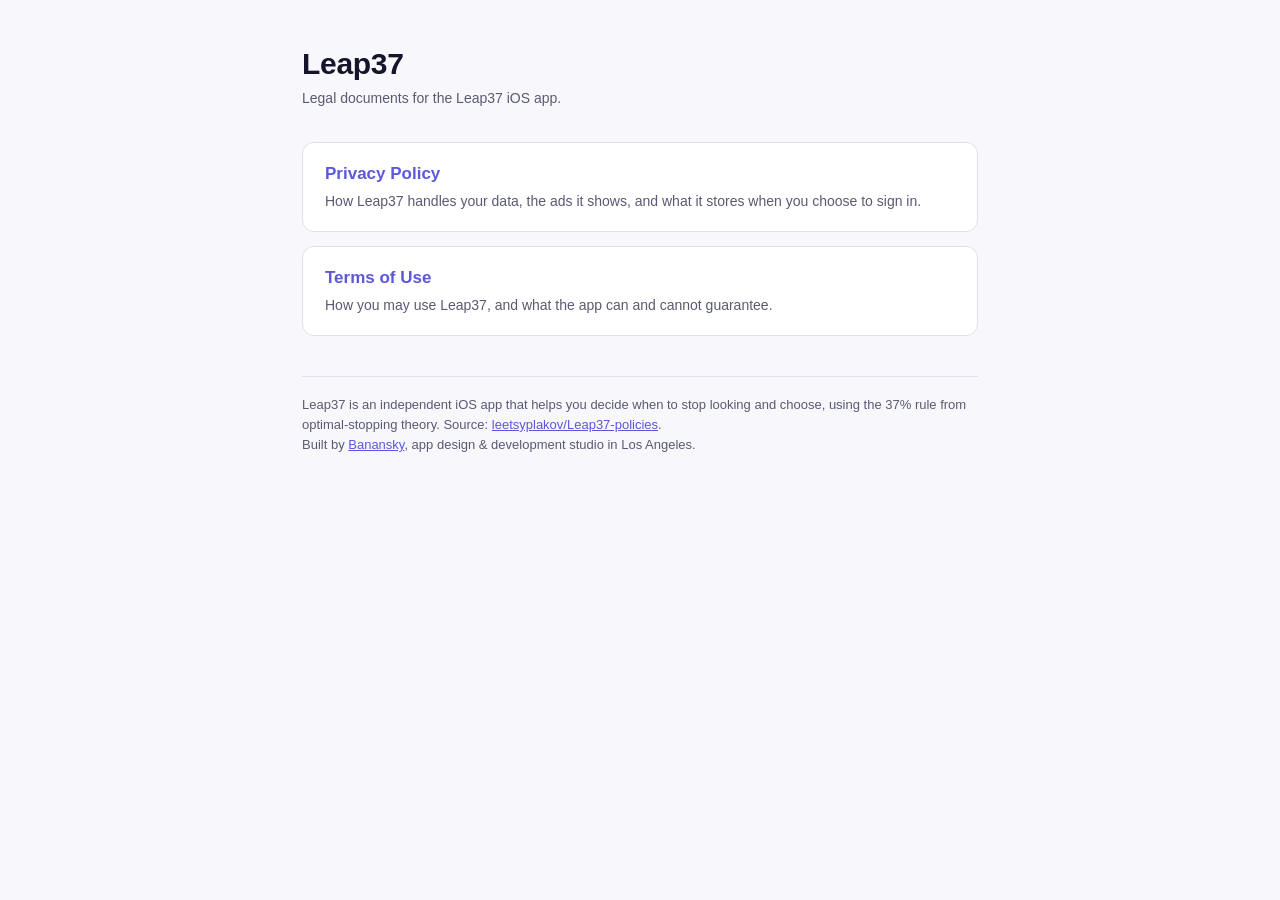
<file: index.html>
<!doctype html>
<html lang="en">
<head>
<meta charset="utf-8" />
<meta name="viewport" content="width=device-width, initial-scale=1" />
<title>Leap37 — Legal</title>
<link rel="stylesheet" href="style.css" />
</head>
<body>
<div class="wrap">
    <header>
        <h1>Leap37</h1>
        <p class="lede">Legal documents for the Leap37 iOS app.</p>
    </header>

    <a class="list-card" href="privacy.html">
        <h3>Privacy Policy</h3>
        <p>How Leap37 handles your data, the ads it shows, and what it stores when you choose to sign in.</p>
    </a>

    <a class="list-card" href="terms.html">
        <h3>Terms of Use</h3>
        <p>How you may use Leap37, and what the app can and cannot guarantee.</p>
    </a>

    <footer>
        Leap37 is an independent iOS app that helps you decide when to stop looking and choose, using the
        37% rule from optimal-stopping theory. Source:
        <a href="https://github.com/leetsyplakov/Leap37-policies" target="_blank" rel="noopener">leetsyplakov/Leap37-policies</a>.
    
        <br>Built by <a href="https://banansky.com/">Banansky</a>, app design &amp; development studio in Los Angeles.
    </footer>
</div>
</body>
</html>
</file>
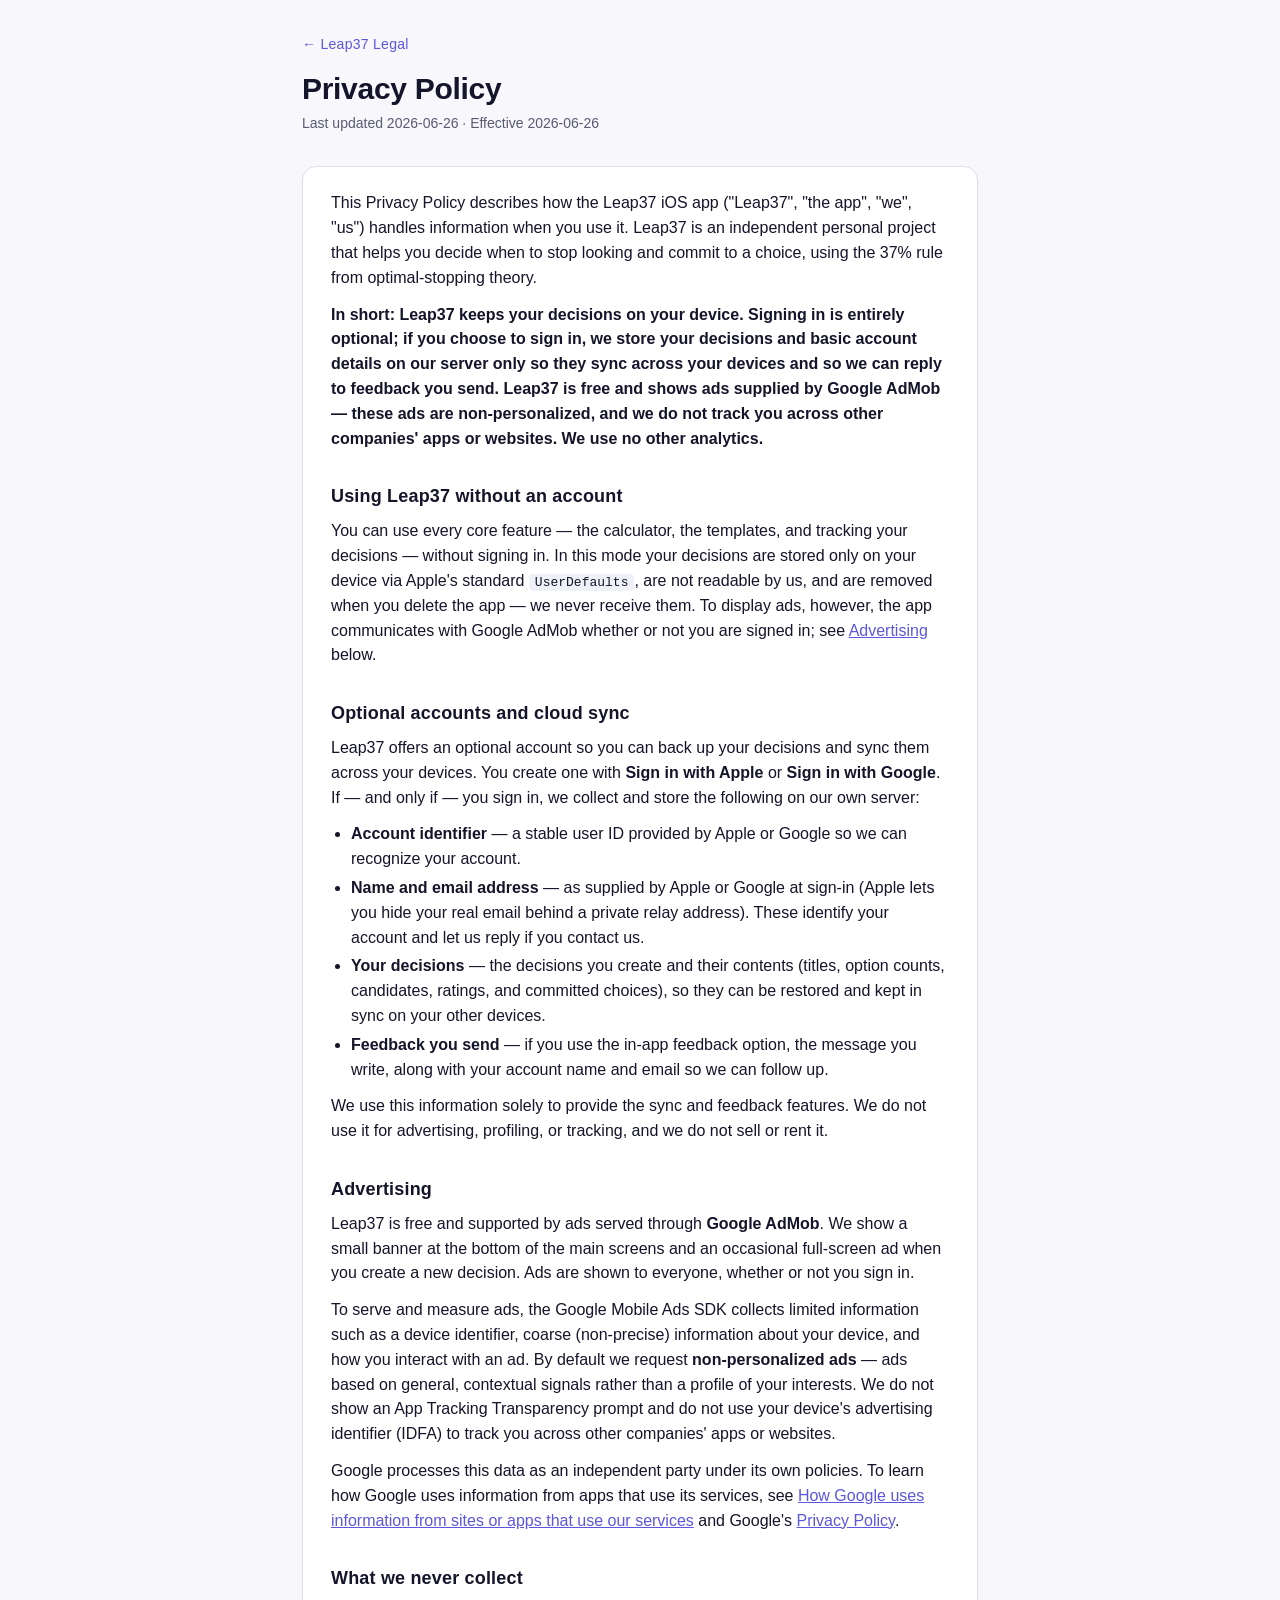
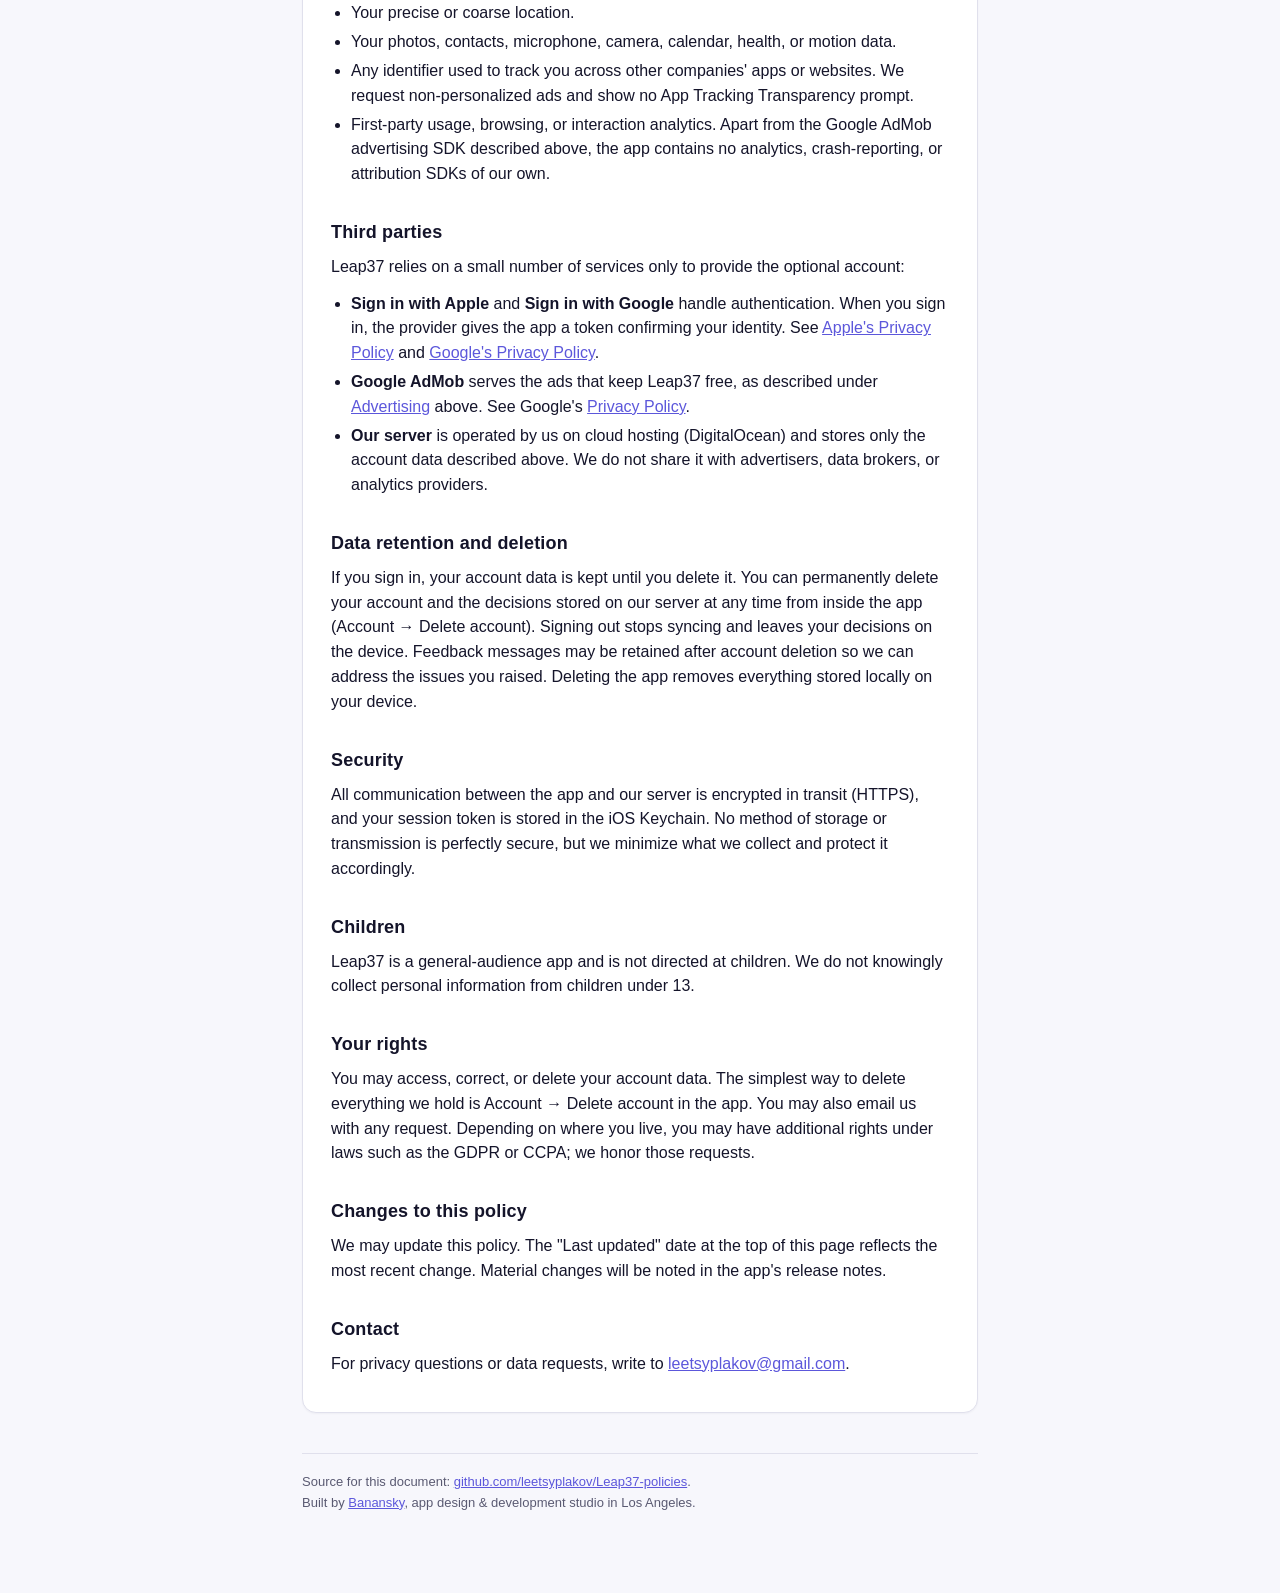
<file: privacy.html>
<!doctype html>
<html lang="en">
<head>
<meta charset="utf-8" />
<meta name="viewport" content="width=device-width, initial-scale=1" />
<title>Leap37 — Privacy Policy</title>
<link rel="stylesheet" href="style.css" />
</head>
<body>
<div class="wrap">
    <header>
        <a href="./">← Leap37 Legal</a>
        <h1>Privacy Policy</h1>
        <p class="lede">Last updated 2026-06-26 · Effective 2026-06-26</p>
    </header>

    <div class="card">
        <p>This Privacy Policy describes how the Leap37 iOS app ("Leap37", "the app", "we", "us") handles
        information when you use it. Leap37 is an independent personal project that helps you decide when
        to stop looking and commit to a choice, using the 37% rule from optimal-stopping theory.</p>

        <p><strong>In short: Leap37 keeps your decisions on your device. Signing in is entirely optional; if
        you choose to sign in, we store your decisions and basic account details on our server only so they
        sync across your devices and so we can reply to feedback you send. Leap37 is free and shows ads
        supplied by Google AdMob — these ads are non-personalized, and we do not track you across other
        companies' apps or websites. We use no other analytics.</strong></p>

        <h2>Using Leap37 without an account</h2>
        <p>You can use every core feature — the calculator, the templates, and tracking your decisions —
        without signing in. In this mode your decisions are stored only on your device via Apple's standard
        <code>UserDefaults</code>, are not readable by us, and are removed when you delete the app — we never
        receive them. To display ads, however, the app communicates with Google AdMob whether or not you are
        signed in; see <a href="#advertising">Advertising</a> below.</p>

        <h2>Optional accounts and cloud sync</h2>
        <p>Leap37 offers an optional account so you can back up your decisions and sync them across your
        devices. You create one with <strong>Sign in with Apple</strong> or <strong>Sign in with Google</strong>.
        If — and only if — you sign in, we collect and store the following on our own server:</p>
        <ul>
            <li><strong>Account identifier</strong> — a stable user ID provided by Apple or Google so we can
                recognize your account.</li>
            <li><strong>Name and email address</strong> — as supplied by Apple or Google at sign-in (Apple
                lets you hide your real email behind a private relay address). These identify your account and
                let us reply if you contact us.</li>
            <li><strong>Your decisions</strong> — the decisions you create and their contents (titles, option
                counts, candidates, ratings, and committed choices), so they can be restored and kept in sync
                on your other devices.</li>
            <li><strong>Feedback you send</strong> — if you use the in-app feedback option, the message you
                write, along with your account name and email so we can follow up.</li>
        </ul>
        <p>We use this information solely to provide the sync and feedback features. We do not use it for
        advertising, profiling, or tracking, and we do not sell or rent it.</p>

        <h2 id="advertising">Advertising</h2>
        <p>Leap37 is free and supported by ads served through <strong>Google AdMob</strong>. We show a small
        banner at the bottom of the main screens and an occasional full-screen ad when you create a new
        decision. Ads are shown to everyone, whether or not you sign in.</p>
        <p>To serve and measure ads, the Google Mobile Ads SDK collects limited information such as a device
        identifier, coarse (non-precise) information about your device, and how you interact with an ad. By
        default we request <strong>non-personalized ads</strong> — ads based on general, contextual signals
        rather than a profile of your interests. We do not show an App Tracking Transparency prompt and do not
        use your device's advertising identifier (IDFA) to track you across other companies' apps or websites.</p>
        <p>Google processes this data as an independent party under its own policies. To learn how Google uses
        information from apps that use its services, see
        <a href="https://policies.google.com/technologies/partner-sites" target="_blank" rel="noopener">How Google
        uses information from sites or apps that use our services</a> and Google's
        <a href="https://policies.google.com/privacy" target="_blank" rel="noopener">Privacy Policy</a>.</p>

        <h2>What we never collect</h2>
        <ul>
            <li>Your precise or coarse location.</li>
            <li>Your photos, contacts, microphone, camera, calendar, health, or motion data.</li>
            <li>Any identifier used to track you across other companies' apps or websites. We request
                non-personalized ads and show no App Tracking Transparency prompt.</li>
            <li>First-party usage, browsing, or interaction analytics. Apart from the Google AdMob advertising
                SDK described above, the app contains no analytics, crash-reporting, or attribution SDKs of
                our own.</li>
        </ul>

        <h2>Third parties</h2>
        <p>Leap37 relies on a small number of services only to provide the optional account:</p>
        <ul>
            <li><strong>Sign in with Apple</strong> and <strong>Sign in with Google</strong> handle
                authentication. When you sign in, the provider gives the app a token confirming your identity.
                See
                <a href="https://www.apple.com/legal/privacy/" target="_blank" rel="noopener">Apple's Privacy Policy</a> and
                <a href="https://policies.google.com/privacy" target="_blank" rel="noopener">Google's Privacy Policy</a>.</li>
            <li><strong>Google AdMob</strong> serves the ads that keep Leap37 free, as described under
                <a href="#advertising">Advertising</a> above. See Google's
                <a href="https://policies.google.com/privacy" target="_blank" rel="noopener">Privacy Policy</a>.</li>
            <li><strong>Our server</strong> is operated by us on cloud hosting (DigitalOcean) and stores only
                the account data described above. We do not share it with advertisers, data brokers, or
                analytics providers.</li>
        </ul>

        <h2>Data retention and deletion</h2>
        <p>If you sign in, your account data is kept until you delete it. You can permanently delete your
        account and the decisions stored on our server at any time from inside the app
        (Account → Delete account). Signing out stops syncing and leaves your decisions on the device.
        Feedback messages may be retained after account deletion so we can address the issues you raised.
        Deleting the app removes everything stored locally on your device.</p>

        <h2>Security</h2>
        <p>All communication between the app and our server is encrypted in transit (HTTPS), and your session
        token is stored in the iOS Keychain. No method of storage or transmission is perfectly secure, but we
        minimize what we collect and protect it accordingly.</p>

        <h2>Children</h2>
        <p>Leap37 is a general-audience app and is not directed at children. We do not knowingly collect
        personal information from children under 13.</p>

        <h2>Your rights</h2>
        <p>You may access, correct, or delete your account data. The simplest way to delete everything we hold
        is Account → Delete account in the app. You may also email us with any request. Depending on where you
        live, you may have additional rights under laws such as the GDPR or CCPA; we honor those requests.</p>

        <h2>Changes to this policy</h2>
        <p>We may update this policy. The "Last updated" date at the top of this page reflects the most recent
        change. Material changes will be noted in the app's release notes.</p>

        <h2>Contact</h2>
        <p>For privacy questions or data requests, write to
        <a href="mailto:leetsyplakov@gmail.com">leetsyplakov@gmail.com</a>.</p>
    </div>

    <footer>
        Source for this document:
        <a href="https://github.com/leetsyplakov/Leap37-policies/blob/main/privacy.html" target="_blank" rel="noopener">github.com/leetsyplakov/Leap37-policies</a>.
    
        <br>Built by <a href="https://banansky.com/">Banansky</a>, app design &amp; development studio in Los Angeles.
    </footer>
</div>
</body>
</html>
</file>
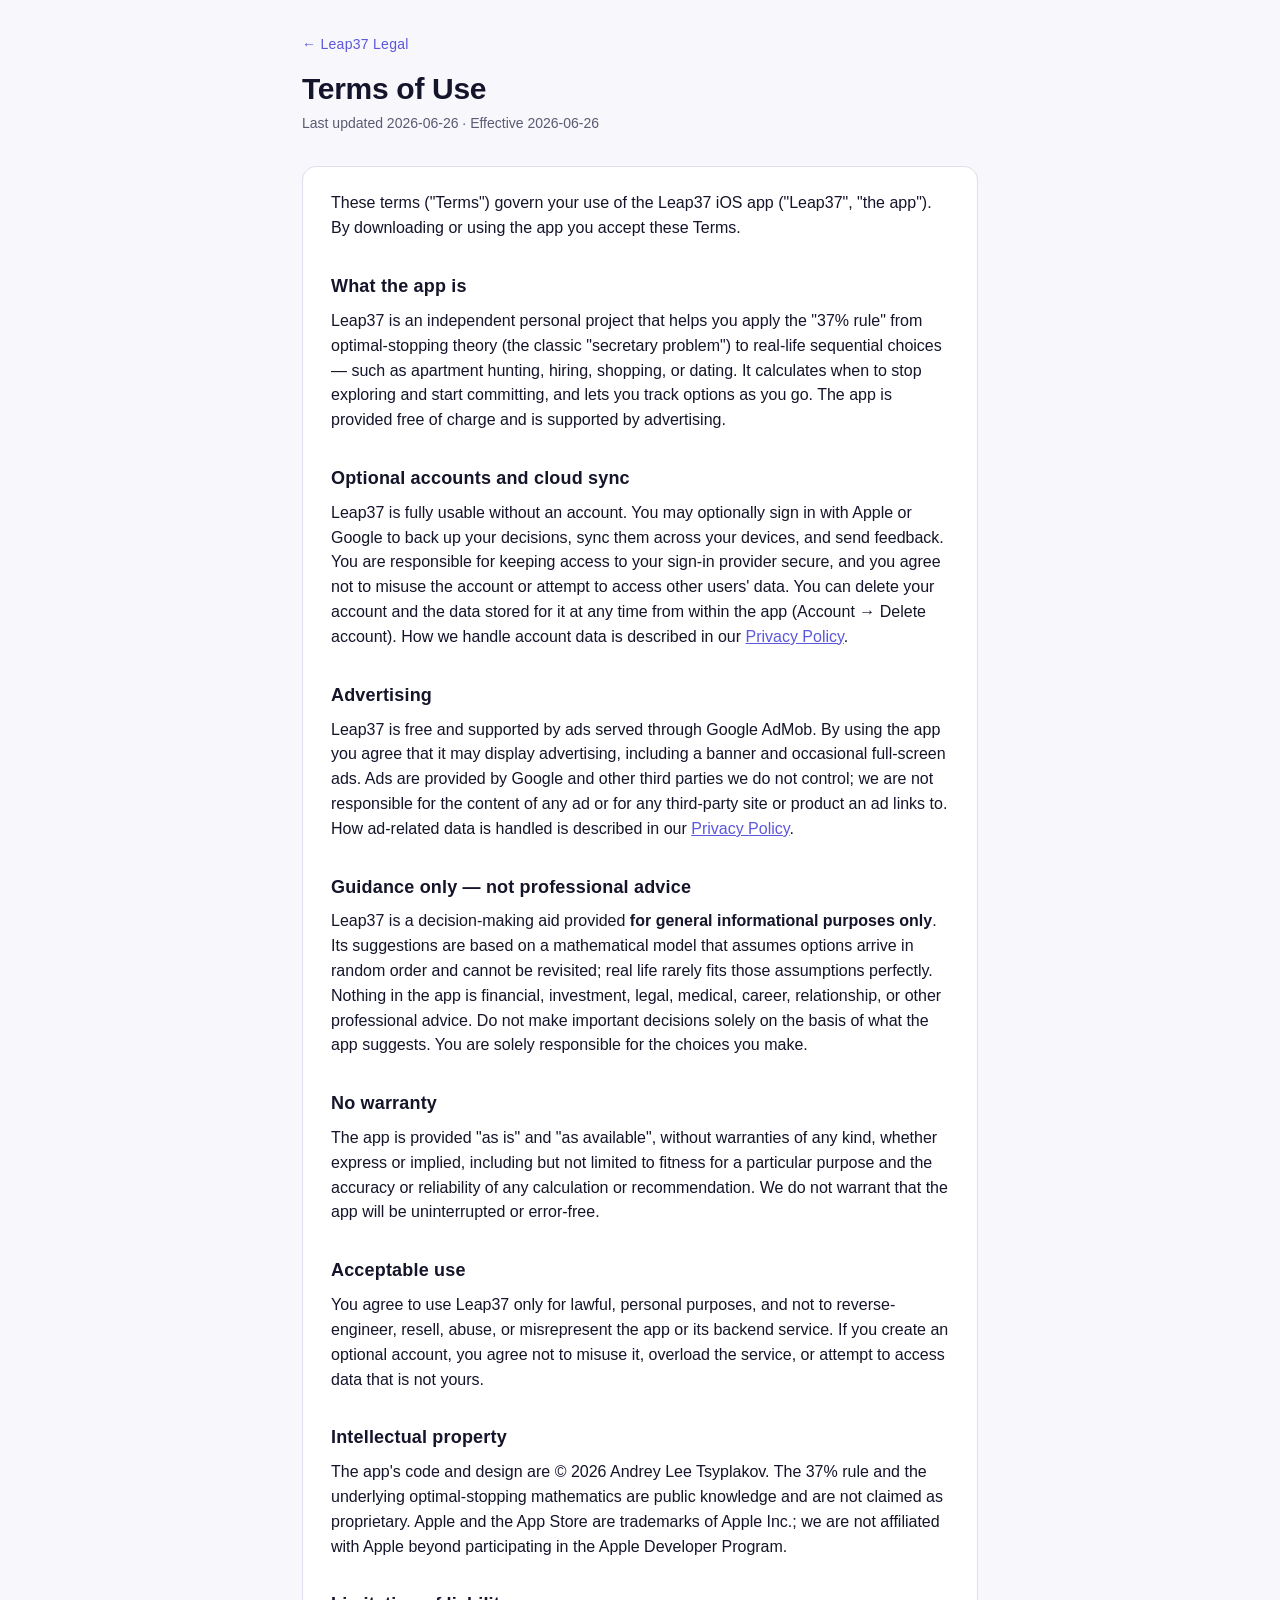
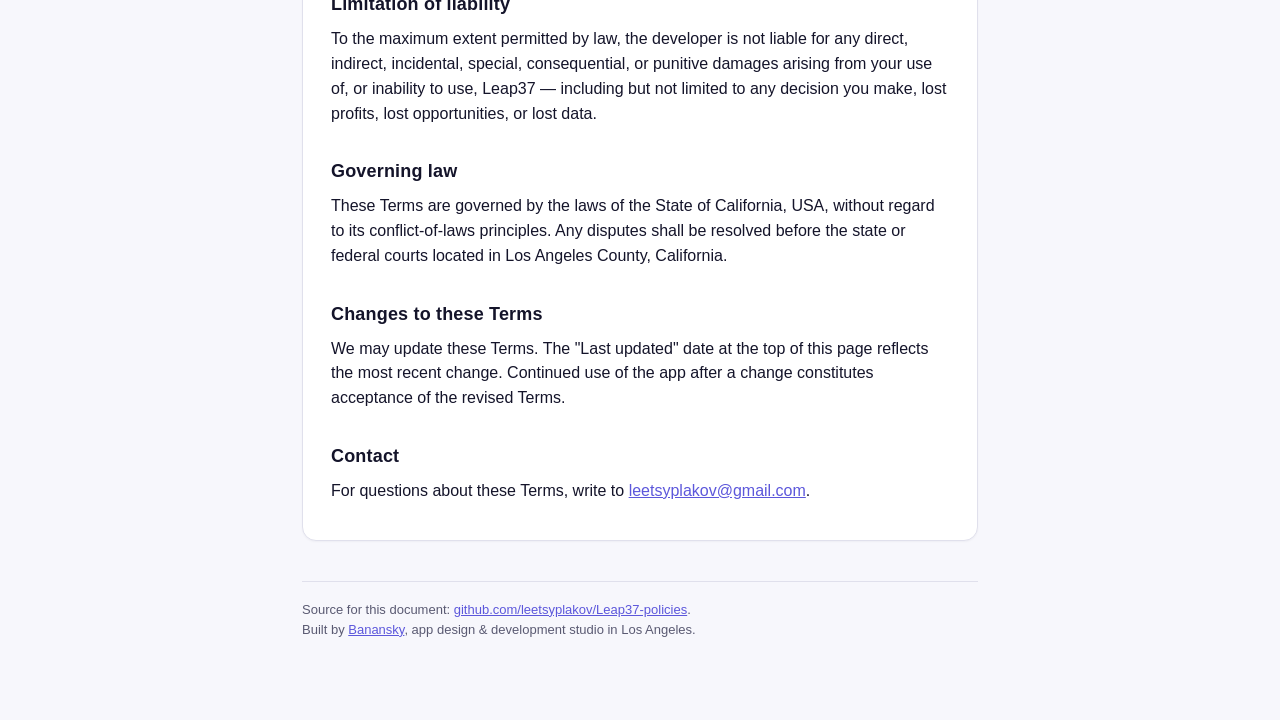
<file: terms.html>
<!doctype html>
<html lang="en">
<head>
<meta charset="utf-8" />
<meta name="viewport" content="width=device-width, initial-scale=1" />
<title>Leap37 — Terms of Use</title>
<link rel="stylesheet" href="style.css" />
</head>
<body>
<div class="wrap">
    <header>
        <a href="./">← Leap37 Legal</a>
        <h1>Terms of Use</h1>
        <p class="lede">Last updated 2026-06-26 · Effective 2026-06-26</p>
    </header>

    <div class="card">
        <p>These terms ("Terms") govern your use of the Leap37 iOS app ("Leap37", "the app").
        By downloading or using the app you accept these Terms.</p>

        <h2>What the app is</h2>
        <p>Leap37 is an independent personal project that helps you apply the "37% rule" from
        optimal-stopping theory (the classic "secretary problem") to real-life sequential choices —
        such as apartment hunting, hiring, shopping, or dating. It calculates when to stop exploring
        and start committing, and lets you track options as you go. The app is provided free of charge and is
        supported by advertising.</p>

        <h2>Optional accounts and cloud sync</h2>
        <p>Leap37 is fully usable without an account. You may optionally sign in with Apple or Google to back
        up your decisions, sync them across your devices, and send feedback. You are responsible for keeping
        access to your sign-in provider secure, and you agree not to misuse the account or attempt to access
        other users' data. You can delete your account and the data stored for it at any time from within the
        app (Account → Delete account). How we handle account data is described in our
        <a href="privacy.html">Privacy Policy</a>.</p>

        <h2>Advertising</h2>
        <p>Leap37 is free and supported by ads served through Google AdMob. By using the app you agree that it
        may display advertising, including a banner and occasional full-screen ads. Ads are provided by Google
        and other third parties we do not control; we are not responsible for the content of any ad or for any
        third-party site or product an ad links to. How ad-related data is handled is described in our
        <a href="privacy.html">Privacy Policy</a>.</p>

        <h2>Guidance only — not professional advice</h2>
        <p>Leap37 is a decision-making aid provided <strong>for general informational purposes only</strong>.
        Its suggestions are based on a mathematical model that assumes options arrive in random order and
        cannot be revisited; real life rarely fits those assumptions perfectly. Nothing in the app is
        financial, investment, legal, medical, career, relationship, or other professional advice.
        Do not make important decisions solely on the basis of what the app suggests. You are solely
        responsible for the choices you make.</p>

        <h2>No warranty</h2>
        <p>The app is provided "as is" and "as available", without warranties of any kind, whether express
        or implied, including but not limited to fitness for a particular purpose and the accuracy or
        reliability of any calculation or recommendation. We do not warrant that the app will be
        uninterrupted or error-free.</p>

        <h2>Acceptable use</h2>
        <p>You agree to use Leap37 only for lawful, personal purposes, and not to reverse-engineer,
        resell, abuse, or misrepresent the app or its backend service. If you create an optional account,
        you agree not to misuse it, overload the service, or attempt to access data that is not yours.</p>

        <h2>Intellectual property</h2>
        <p>The app's code and design are © 2026 Andrey Lee Tsyplakov. The 37% rule and the underlying
        optimal-stopping mathematics are public knowledge and are not claimed as proprietary. Apple and
        the App Store are trademarks of Apple Inc.; we are not affiliated with Apple beyond participating
        in the Apple Developer Program.</p>

        <h2>Limitation of liability</h2>
        <p>To the maximum extent permitted by law, the developer is not liable for any direct, indirect,
        incidental, special, consequential, or punitive damages arising from your use of, or inability to
        use, Leap37 — including but not limited to any decision you make, lost profits, lost opportunities,
        or lost data.</p>

        <h2>Governing law</h2>
        <p>These Terms are governed by the laws of the State of California, USA, without regard to its
        conflict-of-laws principles. Any disputes shall be resolved before the state or federal courts
        located in Los Angeles County, California.</p>

        <h2>Changes to these Terms</h2>
        <p>We may update these Terms. The "Last updated" date at the top of this page reflects the most
        recent change. Continued use of the app after a change constitutes acceptance of the revised Terms.</p>

        <h2>Contact</h2>
        <p>For questions about these Terms, write to
        <a href="mailto:leetsyplakov@gmail.com">leetsyplakov@gmail.com</a>.</p>
    </div>

    <footer>
        Source for this document:
        <a href="https://github.com/leetsyplakov/Leap37-policies/blob/main/terms.html" target="_blank" rel="noopener">github.com/leetsyplakov/Leap37-policies</a>.
    
        <br>Built by <a href="https://banansky.com/">Banansky</a>, app design &amp; development studio in Los Angeles.
    </footer>
</div>
</body>
</html>
</file>
<file: style.css>
:root {
    --bg: #f7f7fc;
    --card: #ffffff;
    --text: #14142a;
    --muted: #5a5a72;
    --accent: #5c57db;
    --border: #e0e0ec;
    --code-bg: #f0f0f8;
}

@media (prefers-color-scheme: dark) {
    :root {
        --bg: #101022;
        --card: #1a1a33;
        --text: #ececf6;
        --muted: #a3a3bd;
        --accent: #9c98ff;
        --border: #2c2c4a;
        --code-bg: #20203c;
    }
}

* { box-sizing: border-box; }
html { -webkit-text-size-adjust: 100%; }
body {
    margin: 0;
    background: var(--bg);
    color: var(--text);
    font: 16px/1.55 -apple-system, BlinkMacSystemFont, "SF Pro Text", Helvetica, Arial, sans-serif;
}
.wrap {
    max-width: 720px;
    margin: 0 auto;
    padding: 32px 22px 80px;
}
header {
    margin-bottom: 32px;
}
header a {
    color: var(--accent);
    text-decoration: none;
    font-size: 14px;
    letter-spacing: 0.02em;
}
h1 {
    font-size: 30px;
    line-height: 1.2;
    margin: 14px 0 6px;
    letter-spacing: -0.01em;
}
.lede {
    color: var(--muted);
    margin: 0 0 28px;
    font-size: 14px;
}
h2 {
    font-size: 18px;
    margin: 32px 0 8px;
    letter-spacing: 0.01em;
}
p, ul { margin: 0 0 12px; }
ul { padding-left: 20px; }
li { margin: 4px 0; }
a { color: var(--accent); }
strong { color: var(--text); }
.card {
    background: var(--card);
    border: 1px solid var(--border);
    border-radius: 14px;
    padding: 24px 28px;
    box-shadow: 0 1px 2px rgba(20, 20, 42, 0.04);
}
code {
    background: var(--code-bg);
    padding: 1px 6px;
    border-radius: 4px;
    font: 13px/1.5 "SF Mono", Menlo, monospace;
}
footer {
    margin-top: 40px;
    padding-top: 18px;
    border-top: 1px solid var(--border);
    color: var(--muted);
    font-size: 13px;
}
footer a { color: var(--accent); }
.list-card {
    display: block;
    padding: 18px 22px;
    margin-top: 14px;
    background: var(--card);
    border: 1px solid var(--border);
    border-radius: 12px;
    text-decoration: none;
    color: var(--text);
    transition: transform 0.1s ease, box-shadow 0.1s ease;
}
.list-card:hover {
    transform: translateY(-1px);
    box-shadow: 0 4px 14px rgba(92, 87, 219, 0.12);
}
.list-card h3 { margin: 0 0 4px; font-size: 17px; color: var(--accent); }
.list-card p  { margin: 0; color: var(--muted); font-size: 14px; }
</file>
